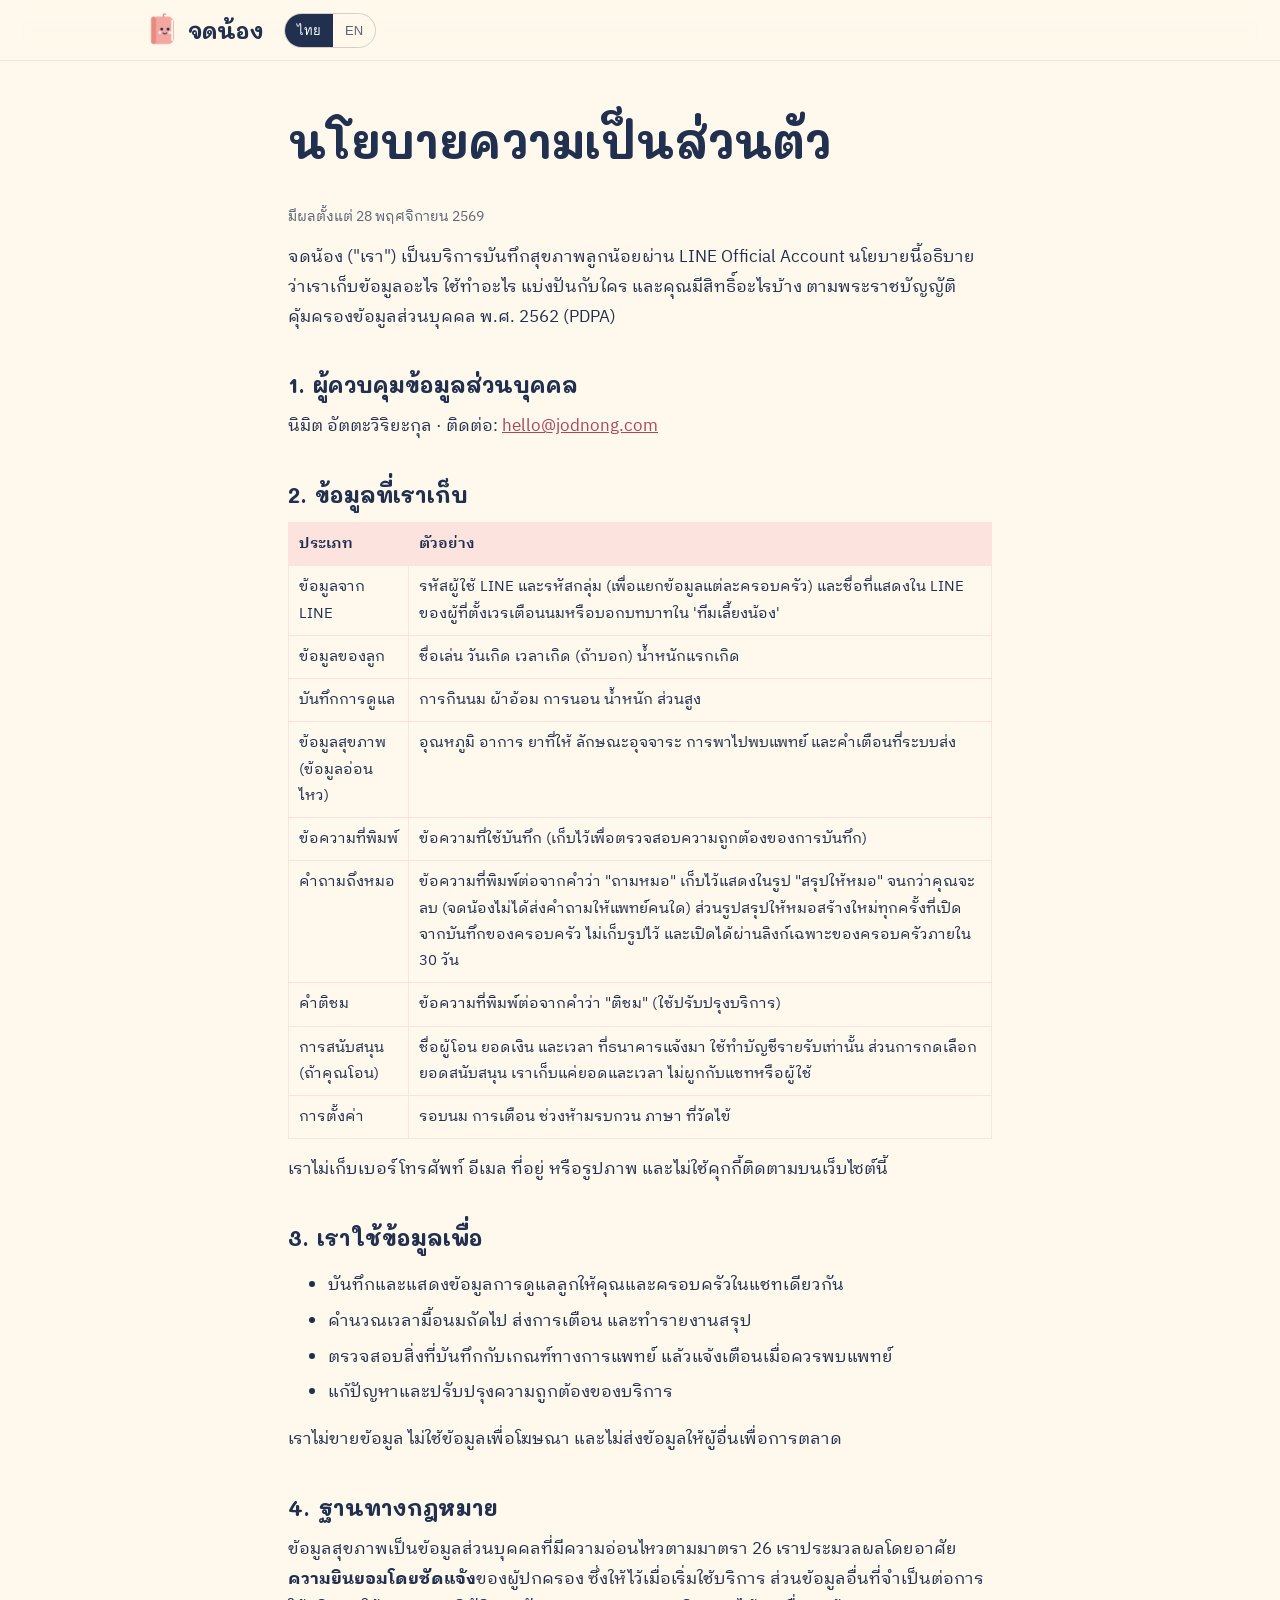
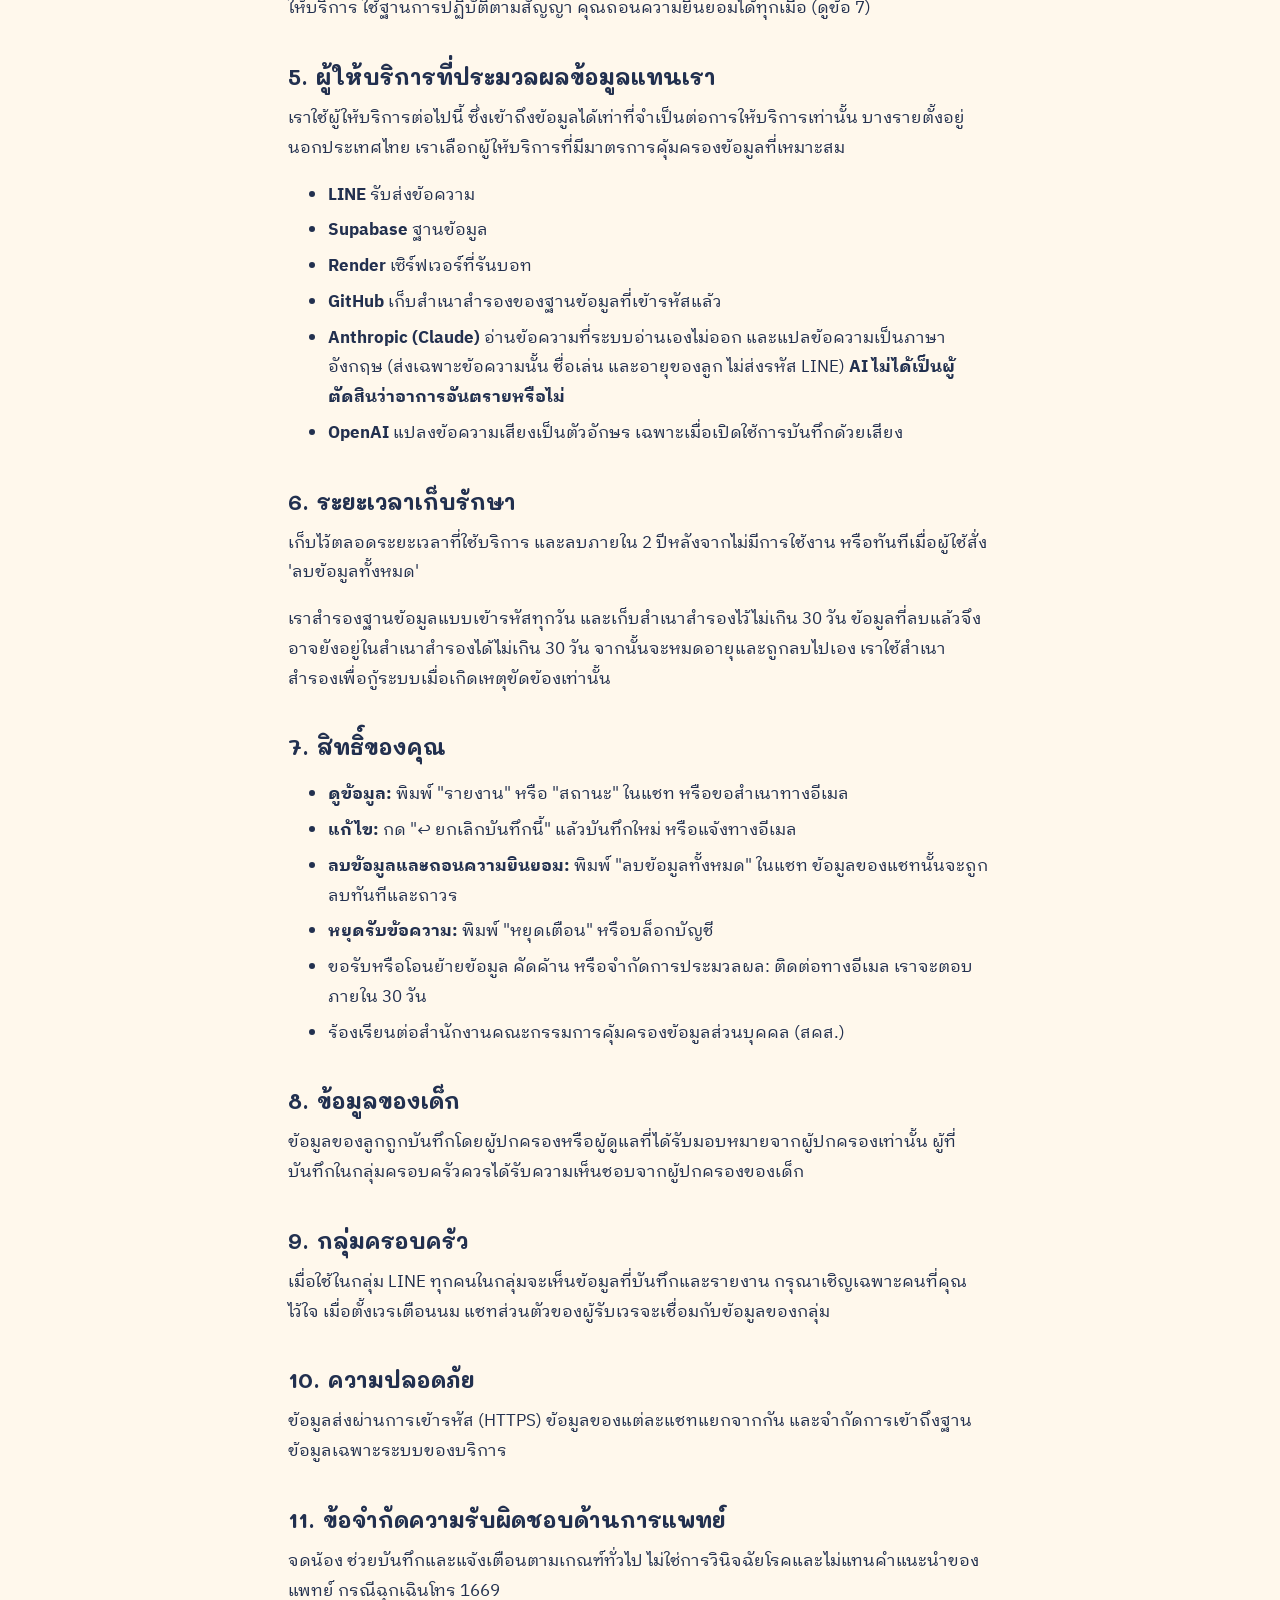
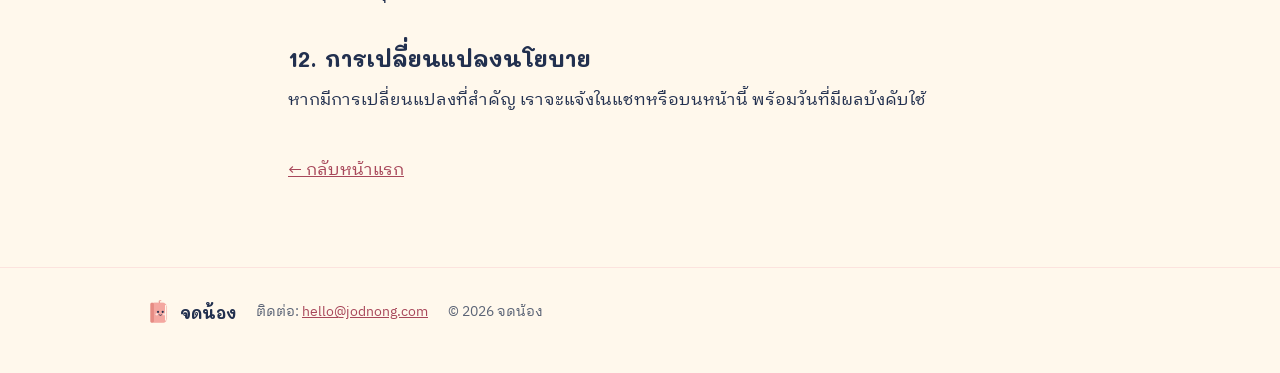
<file: privacy.html>
<!doctype html>
<html lang="th">
<head>
<meta charset="utf-8">
<meta name="viewport" content="width=device-width, initial-scale=1">
<title>นโยบายความเป็นส่วนตัว · จดน้อง</title>
<meta name="description" content="จดน้อง เก็บข้อมูลอะไร ใช้ทำอะไร และคุณมีสิทธิ์อะไรบ้างตาม พ.ร.บ.คุ้มครองข้อมูลส่วนบุคคล">
<meta name="theme-color" content="#fbf8f4">
<link rel="icon" href="assets/favicon.png">
<link rel="preconnect" href="https://fonts.googleapis.com">
<link rel="preconnect" href="https://fonts.gstatic.com" crossorigin>
<link href="https://fonts.googleapis.com/css2?family=IBM+Plex+Sans+Thai+Looped:wght@400;500;600&family=Mali:wght@600;700&display=swap" rel="stylesheet">
<link rel="stylesheet" href="style.css">
</head>
<body>
<header class="top">
  <div class="wrap">
    <a class="brand" href="index.html"><img src="assets/logo.png" alt="">จดน้อง</a>
    <div class="lang" role="group" aria-label="Language">
      <button type="button" data-set-lang="th" aria-pressed="true">ไทย</button>
      <button type="button" data-set-lang="en" aria-pressed="false">EN</button>
    </div>
  </div>
</header>

<main class="wrap doc">

<!-- ======================= THAI ======================= -->
<div class="th">
  <h1>นโยบายความเป็นส่วนตัว</h1>
  <p class="fine">มีผลตั้งแต่ <span data-fill="date"></span></p>
  <p>จดน้อง ("เรา") เป็นบริการบันทึกสุขภาพลูกน้อยผ่าน LINE Official Account นโยบายนี้อธิบายว่าเราเก็บข้อมูลอะไร
    ใช้ทำอะไร แบ่งปันกับใคร และคุณมีสิทธิ์อะไรบ้าง ตามพระราชบัญญัติคุ้มครองข้อมูลส่วนบุคคล พ.ศ. 2562 (PDPA)</p>

  <h2>1. ผู้ควบคุมข้อมูลส่วนบุคคล</h2>
  <p><span class="ph" data-fill="controller">[ชื่อผู้ควบคุมข้อมูล]</span> · ติดต่อ: <a data-mail href="#"><span data-fill="email"></span></a></p>

  <h2>2. ข้อมูลที่เราเก็บ</h2>
  <table>
    <tr><th>ประเภท</th><th>ตัวอย่าง</th></tr>
    <tr><td>ข้อมูลจาก LINE</td><td>รหัสผู้ใช้ LINE และรหัสกลุ่ม (เพื่อแยกข้อมูลแต่ละครอบครัว) และชื่อที่แสดงใน LINE ของผู้ที่ตั้งเวรเตือนนมหรือบอกบทบาทใน 'ทีมเลี้ยงน้อง'</td></tr>
    <tr><td>ข้อมูลของลูก</td><td>ชื่อเล่น วันเกิด เวลาเกิด (ถ้าบอก) น้ำหนักแรกเกิด</td></tr>
    <tr><td>บันทึกการดูแล</td><td>การกินนม ผ้าอ้อม การนอน น้ำหนัก ส่วนสูง</td></tr>
    <tr><td>ข้อมูลสุขภาพ (ข้อมูลอ่อนไหว)</td><td>อุณหภูมิ อาการ ยาที่ให้ ลักษณะอุจจาระ การพาไปพบแพทย์ และคำเตือนที่ระบบส่ง</td></tr>
    <tr><td>ข้อความที่พิมพ์</td><td>ข้อความที่ใช้บันทึก (เก็บไว้เพื่อตรวจสอบความถูกต้องของการบันทึก)</td></tr>
    <tr><td>คำถามถึงหมอ</td><td>ข้อความที่พิมพ์ต่อจากคำว่า "ถามหมอ" เก็บไว้แสดงในรูป "สรุปให้หมอ" จนกว่าคุณจะลบ
      (จดน้องไม่ได้ส่งคำถามให้แพทย์คนใด) ส่วนรูปสรุปให้หมอสร้างใหม่ทุกครั้งที่เปิดจากบันทึกของครอบครัว ไม่เก็บรูปไว้
      และเปิดได้ผ่านลิงก์เฉพาะของครอบครัวภายใน 30 วัน</td></tr>
    <tr><td>คำติชม</td><td>ข้อความที่พิมพ์ต่อจากคำว่า "ติชม" (ใช้ปรับปรุงบริการ)</td></tr>
    <tr><td>การสนับสนุน (ถ้าคุณโอน)</td><td>ชื่อผู้โอน ยอดเงิน และเวลา ที่ธนาคารแจ้งมา ใช้ทำบัญชีรายรับเท่านั้น
      ส่วนการกดเลือกยอดสนับสนุน เราเก็บแค่ยอดและเวลา ไม่ผูกกับแชทหรือผู้ใช้</td></tr>
    <tr><td>การตั้งค่า</td><td>รอบนม การเตือน ช่วงห้ามรบกวน ภาษา ที่วัดไข้</td></tr>
  </table>
  <p>เราไม่เก็บเบอร์โทรศัพท์ อีเมล ที่อยู่ หรือรูปภาพ และไม่ใช้คุกกี้ติดตามบนเว็บไซต์นี้</p>

  <h2>3. เราใช้ข้อมูลเพื่อ</h2>
  <ul>
    <li>บันทึกและแสดงข้อมูลการดูแลลูกให้คุณและครอบครัวในแชทเดียวกัน</li>
    <li>คำนวณเวลามื้อนมถัดไป ส่งการเตือน และทำรายงานสรุป</li>
    <li>ตรวจสอบสิ่งที่บันทึกกับเกณฑ์ทางการแพทย์ แล้วแจ้งเตือนเมื่อควรพบแพทย์</li>
    <li>แก้ปัญหาและปรับปรุงความถูกต้องของบริการ</li>
  </ul>
  <p>เราไม่ขายข้อมูล ไม่ใช้ข้อมูลเพื่อโฆษณา และไม่ส่งข้อมูลให้ผู้อื่นเพื่อการตลาด</p>

  <h2>4. ฐานทางกฎหมาย</h2>
  <p>ข้อมูลสุขภาพเป็นข้อมูลส่วนบุคคลที่มีความอ่อนไหวตามมาตรา 26 เราประมวลผลโดยอาศัย<b>ความยินยอมโดยชัดแจ้ง</b>ของผู้ปกครอง
    ซึ่งให้ไว้เมื่อเริ่มใช้บริการ ส่วนข้อมูลอื่นที่จำเป็นต่อการให้บริการ ใช้ฐานการปฏิบัติตามสัญญา คุณถอนความยินยอมได้ทุกเมื่อ (ดูข้อ 7)</p>

  <h2>5. ผู้ให้บริการที่ประมวลผลข้อมูลแทนเรา</h2>
  <p>เราใช้ผู้ให้บริการต่อไปนี้ ซึ่งเข้าถึงข้อมูลได้เท่าที่จำเป็นต่อการให้บริการเท่านั้น บางรายตั้งอยู่นอกประเทศไทย
    เราเลือกผู้ให้บริการที่มีมาตรการคุ้มครองข้อมูลที่เหมาะสม</p>
  <ul>
    <li><b>LINE</b> รับส่งข้อความ</li>
    <li><b>Supabase</b> ฐานข้อมูล</li>
    <li><b>Render</b> เซิร์ฟเวอร์ที่รันบอท</li>
    <li><b>GitHub</b> เก็บสำเนาสำรองของฐานข้อมูลที่เข้ารหัสแล้ว</li>
    <li><b>Anthropic (Claude)</b> อ่านข้อความที่ระบบอ่านเองไม่ออก และแปลข้อความเป็นภาษาอังกฤษ
      (ส่งเฉพาะข้อความนั้น ชื่อเล่น และอายุของลูก ไม่ส่งรหัส LINE) <b>AI ไม่ได้เป็นผู้ตัดสินว่าอาการอันตรายหรือไม่</b></li>
    <li><b>OpenAI</b> แปลงข้อความเสียงเป็นตัวอักษร เฉพาะเมื่อเปิดใช้การบันทึกด้วยเสียง</li>
  </ul>

  <h2>6. ระยะเวลาเก็บรักษา</h2>
  <p class="ph" data-fill="retention">[ระยะเวลาเก็บข้อมูล]</p>
  <p>เราสำรองฐานข้อมูลแบบเข้ารหัสทุกวัน และเก็บสำเนาสำรองไว้ไม่เกิน 30 วัน ข้อมูลที่ลบแล้วจึงอาจยังอยู่ในสำเนาสำรองได้ไม่เกิน 30 วัน
    จากนั้นจะหมดอายุและถูกลบไปเอง เราใช้สำเนาสำรองเพื่อกู้ระบบเมื่อเกิดเหตุขัดข้องเท่านั้น</p>

  <h2>7. สิทธิ์ของคุณ</h2>
  <ul>
    <li><b>ดูข้อมูล:</b> พิมพ์ "รายงาน" หรือ "สถานะ" ในแชท หรือขอสำเนาทางอีเมล</li>
    <li><b>แก้ไข:</b> กด "↩️ ยกเลิกบันทึกนี้" แล้วบันทึกใหม่ หรือแจ้งทางอีเมล</li>
    <li><b>ลบข้อมูลและถอนความยินยอม:</b> พิมพ์ "ลบข้อมูลทั้งหมด" ในแชท ข้อมูลของแชทนั้นจะถูกลบทันทีและถาวร</li>
    <li><b>หยุดรับข้อความ:</b> พิมพ์ "หยุดเตือน" หรือบล็อกบัญชี</li>
    <li>ขอรับหรือโอนย้ายข้อมูล คัดค้าน หรือจำกัดการประมวลผล: ติดต่อทางอีเมล เราจะตอบภายใน 30 วัน</li>
    <li>ร้องเรียนต่อสำนักงานคณะกรรมการคุ้มครองข้อมูลส่วนบุคคล (สคส.)</li>
  </ul>

  <h2>8. ข้อมูลของเด็ก</h2>
  <p>ข้อมูลของลูกถูกบันทึกโดยผู้ปกครองหรือผู้ดูแลที่ได้รับมอบหมายจากผู้ปกครองเท่านั้น
    ผู้ที่บันทึกในกลุ่มครอบครัวควรได้รับความเห็นชอบจากผู้ปกครองของเด็ก</p>

  <h2>9. กลุ่มครอบครัว</h2>
  <p>เมื่อใช้ในกลุ่ม LINE ทุกคนในกลุ่มจะเห็นข้อมูลที่บันทึกและรายงาน กรุณาเชิญเฉพาะคนที่คุณไว้ใจ
    เมื่อตั้งเวรเตือนนม แชทส่วนตัวของผู้รับเวรจะเชื่อมกับข้อมูลของกลุ่ม</p>

  <h2>10. ความปลอดภัย</h2>
  <p>ข้อมูลส่งผ่านการเข้ารหัส (HTTPS) ข้อมูลของแต่ละแชทแยกจากกัน และจำกัดการเข้าถึงฐานข้อมูลเฉพาะระบบของบริการ</p>

  <h2>11. ข้อจำกัดความรับผิดชอบด้านการแพทย์</h2>
  <p>จดน้อง ช่วยบันทึกและแจ้งเตือนตามเกณฑ์ทั่วไป ไม่ใช่การวินิจฉัยโรคและไม่แทนคำแนะนำของแพทย์ กรณีฉุกเฉินโทร 1669</p>

  <h2>12. การเปลี่ยนแปลงนโยบาย</h2>
  <p>หากมีการเปลี่ยนแปลงที่สำคัญ เราจะแจ้งในแชทหรือบนหน้านี้ พร้อมวันที่มีผลบังคับใช้</p>
</div>

<!-- ======================= ENGLISH ======================= -->
<div class="en">
  <h1>Privacy policy</h1>
  <p class="fine">Effective <span data-fill="date-en"></span></p>
  <p>JodNong ("we") is a baby health log that runs on a LINE Official Account. This policy explains what we collect,
    why, who we share it with and your rights under Thailand's Personal Data Protection Act B.E. 2562 (PDPA).
    If the Thai and English versions differ, the Thai version applies.</p>

  <h2>1. Data controller</h2>
  <p><span class="ph" data-fill="controller-en">[Data controller name]</span> · Contact: <a data-mail href="#"><span data-fill="email"></span></a></p>

  <h2>2. What we collect</h2>
  <table>
    <tr><th>Type</th><th>Examples</th></tr>
    <tr><td>From LINE</td><td>LINE user and group IDs (to keep families separate); LINE display name only for a parent on reminder duty or someone who sets a role in the care team</td></tr>
    <tr><td>About your baby</td><td>Nickname, date of birth, birth time (if given), birth weight</td></tr>
    <tr><td>Care logs</td><td>Feeds, diapers, sleep, weight, height</td></tr>
    <tr><td>Health data (sensitive)</td><td>Temperature, symptoms, medicine, stool details, doctor visits, warnings sent</td></tr>
    <tr><td>Messages you type</td><td>The text used to log something (kept to check logs are correct)</td></tr>
    <tr><td>Questions for the doctor</td><td>What you type after "ask doctor", kept to show on the "for the doctor"
      picture until you delete it (JodNong does not send questions to any doctor). The picture is drawn from the
      family's logs each time it is opened, is not stored, and opens only through the family's own link for 30 days</td></tr>
    <tr><td>Feedback</td><td>What you type after "feedback" (used to improve the service)</td></tr>
    <tr><td>Support (if you transfer)</td><td>The payer name, amount and time your bank sends us, used only for our income
      records. When you pick a support amount we store only the amount and time, not linked to any chat or user</td></tr>
    <tr><td>Settings</td><td>Interval, reminders, quiet hours, language, temperature site</td></tr>
  </table>
  <p>We do not collect phone numbers, email, addresses or photos, and this website uses no tracking cookies.</p>

  <h2>3. How we use it</h2>
  <ul>
    <li>To save and show your baby's care log to you and your family in the same chat</li>
    <li>To work out the next feed, send reminders and build reports</li>
    <li>To check what you log against medical rules and warn you when a doctor is needed</li>
    <li>To fix problems and improve accuracy</li>
  </ul>
  <p>We don't sell data, use it for advertising, or share it for marketing.</p>

  <h2>4. Legal basis</h2>
  <p>Health data is sensitive personal data (Section 26). We process it with the parent's <b>explicit consent</b>, given when
    starting to use the service. Other data needed to run the service is processed to perform our agreement with you.
    You can withdraw consent any time (see section 7).</p>

  <h2>5. Service providers</h2>
  <p>These providers process data for us only as needed to run the service. Some are outside Thailand; we choose
    providers with appropriate safeguards.</p>
  <ul>
    <li><b>LINE</b>: messaging</li>
    <li><b>Supabase</b>: database</li>
    <li><b>Render</b>: the server running the bot</li>
    <li><b>GitHub</b>: stores encrypted database backups</li>
    <li><b>Anthropic (Claude)</b>: reads messages the rules can't understand, and translates replies into English
      (only that text, the nickname and age are sent; no LINE IDs). <b>AI never decides whether something is dangerous.</b></li>
    <li><b>OpenAI</b>: turns voice notes into text, only if voice logging is switched on</li>
  </ul>

  <h2>6. How long we keep it</h2>
  <p class="ph" data-fill="retention-en">[Retention period]</p>
  <p>We back up the database every day, encrypted, and keep each backup for at most 30 days. Deleted data may stay in a
    backup for up to 30 days before it expires. Backups are used only to recover from an outage.</p>

  <h2>7. Your rights</h2>
  <ul>
    <li><b>See your data:</b> type "report" or "status" in the chat, or ask for a copy by email</li>
    <li><b>Correct it:</b> tap "↩️ Undo" and log again, or email us</li>
    <li><b>Delete it and withdraw consent:</b> type "delete all data" in the chat; that chat's data is deleted at once, for good</li>
    <li><b>Stop messages:</b> type "stop" or block the account</li>
    <li>Data portability, objection or restriction: email us; we reply within 30 days</li>
    <li>You may complain to Thailand's Personal Data Protection Committee (PDPC)</li>
  </ul>

  <h2>8. Children's data</h2>
  <p>A child's data is entered only by a parent or a caregiver the parent has allowed. Anyone logging in a family group
    should have the parent's agreement.</p>

  <h2>9. Family groups</h2>
  <p>In a LINE group, every member can see the logs and reports, so only invite people you trust. With reminder duty,
    the private chat of the parent on duty is linked to the group's data.</p>

  <h2>10. Security</h2>
  <p>Data is sent encrypted (HTTPS), each chat's data is kept separate, and database access is limited to the service itself.</p>

  <h2>11. Medical disclaimer</h2>
  <p>JodNong records and warns using general rules. It is not a diagnosis and does not replace a doctor. Emergency: call 1669.</p>

  <h2>12. Changes</h2>
  <p>We'll announce important changes in the chat or on this page, with the date they take effect.</p>
</div>

<p style="margin-top:40px"><a href="index.html">← <span class="th">กลับหน้าแรก</span><span class="en">Back to home</span></a></p>
</main>

<footer>
  <div class="wrap">
    <a class="brand" href="index.html"><img src="assets/logo.png" alt="">จดน้อง</a>
    <span><span class="th">ติดต่อ</span><span class="en">Contact</span>: <a data-mail href="#"><span data-fill="email"></span></a></span>
    <span>© 2026 จดน้อง</span>
  </div>
</footer>

<script src="config.js"></script>
<script src="main.js"></script>
</body>
</html>
</file>
<file: style.css>
:root {
  --bg: #FFF8EC;
  --surface: #ffffff;
  --sand: #FCE3DE;
  --stone: #d7cfc6;
  --ink: #22304F;
  --muted: #5B6476;
  --olive: #F4A7A0;
  --olive-dark: #A8475A;
  --line: #06c755;
  --line-dark: #05a548;
  --red: #c0392b;
  --yellow: #c98a12;
  --green: #3f8f5a;
  --radius: 18px;
  --shadow: 0 1px 2px rgba(61, 52, 43, .06), 0 8px 24px rgba(61, 52, 43, .06);
}

* { box-sizing: border-box; }
html { scroll-behavior: smooth; -webkit-text-size-adjust: 100%; }
body {
  margin: 0; background: var(--bg); color: var(--ink);
  font: 400 17px/1.75 "IBM Plex Sans Thai Looped", "IBM Plex Sans Thai", "Noto Sans Thai", system-ui, sans-serif;
}
img { max-width: 100%; height: auto; display: block; }
a { color: var(--olive-dark); }
h1, h2, h3 { font-family: "Mali", "IBM Plex Sans Thai Looped", sans-serif; font-weight: 700; line-height: 1.5; margin: 0 0 .5em; }
/* Thai stacks vowels above and below the line: 1.3 made ุ (สุข) touch ิ (พิมพ์) on the next line */
h1 { font-size: clamp(27px, 6.6vw, 46px); line-height: 1.75; letter-spacing: 0; }
.nowrap { white-space: nowrap; }
h2 { font-size: clamp(24px, 4.4vw, 32px); }
h3 { font-size: 19px; }
p { margin: 0 0 1em; }
.wrap { width: 100%; max-width: 1040px; margin: 0 auto; padding: 0 16px; }
@media (min-width: 720px) { .wrap { padding: 0 28px; } }

/* language: show only the chosen one */
html[lang="th"] .en, html[lang="en"] .th { display: none !important; }

/* ---------- header ---------- */
header.top {
  position: sticky; top: 0; z-index: 10; background: rgba(255, 248, 236, .92);
  backdrop-filter: saturate(1.4) blur(8px); border-bottom: 1px solid var(--sand);
}
header.top .wrap { display: flex; align-items: center; gap: 12px; height: 60px; }
.brand { display: flex; align-items: center; gap: 10px; text-decoration: none; color: var(--ink); font: 700 22px "Mali", sans-serif; }
.brand img { width: 30px; }
nav.links { margin-left: auto; display: none; gap: 20px; font-size: 15px; }
nav.links a { color: var(--muted); text-decoration: none; }
nav.links a:hover { color: var(--ink); }
@media (min-width: 860px) { nav.links { display: flex; } }
.lang { display: flex; margin-left: auto; border: 1px solid var(--stone); border-radius: 999px; overflow: hidden; }
@media (min-width: 860px) { .lang { margin-left: 8px; } }
.lang button {
  font: 500 13px "IBM Plex Sans Thai", sans-serif; border: 0; background: transparent; color: var(--muted);
  padding: 6px 12px; cursor: pointer;
}
.lang button[aria-pressed="true"] { background: var(--ink); color: #fff; }

/* ---------- buttons ---------- */
.btn {
  display: inline-flex; align-items: center; justify-content: center; gap: 10px; min-height: 52px;
  padding: 0 24px; border-radius: 999px; font: 500 17px "IBM Plex Sans Thai", sans-serif;
  text-decoration: none; border: 1.5px solid transparent; cursor: pointer; transition: background .15s;
}
.btn-line { background: var(--line); color: #fff; }
.btn-line:hover { background: var(--line-dark); }
.btn-ghost { border-color: var(--stone); color: var(--ink); background: var(--surface); }
.btn-ghost:hover { background: var(--sand); }
.btn svg { width: 22px; height: 22px; }

/* ---------- hero ---------- */
.hero { padding: 48px 0 56px; }
.hero .wrap { display: grid; gap: 40px; align-items: center; }
@media (min-width: 900px) { .hero .wrap { grid-template-columns: 1.05fr .95fr; } .hero { padding: 72px 0 80px; } }
.eyebrow { display: inline-block; font-size: 14px; color: var(--olive-dark); background: var(--sand); padding: 4px 12px; border-radius: 999px; margin-bottom: 16px; }
.lead { font-size: 19px; color: var(--muted); max-width: 34em; }
.cta { display: flex; flex-wrap: wrap; gap: 12px; margin: 24px 0 18px; }
.cta .btn { flex: 1 1 220px; }
@media (min-width: 560px) { .cta .btn { flex: 0 0 auto; } }
.qrbox { display: none; align-items: center; gap: 16px; margin-top: 8px; color: var(--muted); font-size: 15px; }
.qrbox #qr { padding: 8px; background: #fff; border-radius: 12px; border: 1px solid var(--sand); }
@media (min-width: 900px) and (hover: hover) { .qrbox { display: flex; } }
.fine { font-size: 14px; color: var(--muted); }

/* ---------- chat mock ---------- */
.phone {
  background: #8ea6c1; border-radius: 28px; padding: 18px 14px; box-shadow: var(--shadow);
  max-width: 400px; width: 100%; margin: 0 auto; font-size: 15px; line-height: 1.55;
}
.phone .bar { color: #fff; font-weight: 500; text-align: center; margin: -2px 0 12px; font-size: 14px; opacity: .95; }
.msg { display: flex; margin: 8px 0; }
.msg.me { justify-content: flex-end; }
.bubble { max-width: 82%; padding: 9px 13px; border-radius: 18px; }
.bubble > span { white-space: pre-line; }
.me .bubble { background: #a6e07c; border-top-right-radius: 6px; }
.bot .bubble { background: #fff; border-top-left-radius: 6px; }
.chips { display: flex; flex-wrap: wrap; gap: 6px; margin: 6px 0 2px; }
.chips > span { background: #fff; border: 1px solid #cfd9e4; border-radius: 999px; padding: 3px 10px; font-size: 13px; color: #3c5a7a; }

/* ---------- sections ---------- */
section { padding: 56px 0; }
section.alt { background: var(--surface); border-top: 1px solid var(--sand); border-bottom: 1px solid var(--sand); }
.sec-head { max-width: 42em; margin-bottom: 28px; }
.sec-head p { color: var(--muted); }
.grid { display: grid; gap: 16px; }
@media (min-width: 640px) { .grid.two { grid-template-columns: 1fr 1fr; } .grid.three { grid-template-columns: 1fr 1fr; } }
@media (min-width: 960px) { .grid.three { grid-template-columns: repeat(3, 1fr); } }
.card { background: var(--surface); border: 1px solid var(--sand); border-radius: var(--radius); padding: 22px; }
section.alt .card { background: var(--bg); }
.card .ico { font-size: 28px; line-height: 1; margin-bottom: 10px; }
.card p:last-child { margin-bottom: 0; }
.card h3 { margin-bottom: 6px; }

/* steps */
ol.steps { list-style: none; padding: 0; margin: 0; counter-reset: s; display: grid; gap: 16px; }
@media (min-width: 860px) { ol.steps.row { grid-template-columns: repeat(3, 1fr); } }
ol.steps > li { counter-increment: s; position: relative; padding: 22px 22px 22px 74px; background: var(--surface); border: 1px solid var(--sand); border-radius: var(--radius); }
section.alt ol.steps > li { background: var(--bg); }
ol.steps > li::before {
  content: counter(s); position: absolute; left: 22px; top: 20px; width: 36px; height: 36px; border-radius: 50%;
  background: var(--ink); color: #FFF8EC; font: 700 18px/36px "Mali", sans-serif; text-align: center;
}
ol.steps h3 { margin-bottom: 4px; }
ol.steps p:last-child { margin-bottom: 0; }

/* examples */
code.cmd {
  display: inline-block; font: 500 15px "IBM Plex Sans Thai", sans-serif; background: #f3efe8; color: var(--ink);
  border: 1px solid var(--stone); border-radius: 10px; padding: 1px 9px; margin: 2px 2px; cursor: pointer;
  white-space: nowrap;
}
code.cmd:hover, code.cmd:focus { background: #e9e2d7; outline: none; }
table.ex { width: 100%; border-collapse: collapse; font-size: 16px; }
table.ex td { padding: 10px 0; border-top: 1px solid var(--sand); vertical-align: top; }
table.ex td:first-child { width: 46%; padding-right: 12px; }
table.ex tr:first-child td { border-top: 0; }
@media (max-width: 520px) {
  table.ex, table.ex tbody, table.ex tr, table.ex td { display: block; width: 100% !important; }
  table.ex td:first-child { padding-bottom: 0; }
  table.ex td + td { border-top: 0; padding-top: 2px; color: var(--muted); }
}
.tip { background: #FFFFFF; border-left: 4px solid var(--olive); padding: 12px 16px; border-radius: 10px; font-size: 16px; margin: 16px 0 0; }

/* menu */
.menu-wrap { display: grid; gap: 24px; align-items: center; }
@media (min-width: 860px) { .menu-wrap { grid-template-columns: 1fr 1fr; } }
.menu-wrap img { border-radius: var(--radius); border: 1px solid var(--sand); }
dl.menu { margin: 0; display: grid; grid-template-columns: auto 1fr; gap: 8px 14px; }
dl.menu dt { font-weight: 600; white-space: nowrap; }
dl.menu dd { margin: 0; color: var(--muted); }

/* safety */
.levels { display: grid; gap: 12px; }
@media (min-width: 760px) { .levels { grid-template-columns: repeat(3, 1fr); } }
.level { border-radius: var(--radius); padding: 18px 20px; border: 1px solid var(--sand); background: var(--surface); }
.level b { display: block; font: 700 18px "Mali", sans-serif; margin-bottom: 4px; }
.level.g b { color: var(--green); } .level.y b { color: var(--yellow); } .level.r b { color: var(--red); }
.emergency {
  margin-top: 20px; display: flex; flex-wrap: wrap; align-items: center; gap: 16px; justify-content: space-between;
  background: #fbeceb; border: 1px solid #f0c9c4; border-radius: var(--radius); padding: 18px 22px;
}
.emergency p { margin: 0; }
.btn-red { background: var(--red); color: #fff; }

/* faq */
details { background: var(--surface); border: 1px solid var(--sand); border-radius: 14px; padding: 0 20px; margin-bottom: 10px; }
section.alt details { background: var(--bg); }
summary { cursor: pointer; padding: 16px 0; font-weight: 600; list-style: none; position: relative; padding-right: 28px; }
summary::-webkit-details-marker { display: none; }
summary::after { content: "+"; position: absolute; right: 0; top: 12px; font-size: 22px; color: var(--muted); }
details[open] summary::after { content: "–"; }
details > div { padding-bottom: 16px; color: var(--muted); }

/* final cta + footer */
.final { text-align: center; }
.final .cta { justify-content: center; }
footer { padding: 32px 0 48px; color: var(--muted); font-size: 14px; border-top: 1px solid var(--sand); }
footer .wrap { display: flex; flex-wrap: wrap; gap: 8px 20px; align-items: center; }
footer .brand { font-size: 16px; }
footer .brand img { width: 22px; }

/* toast */
#toast {
  position: fixed; left: 50%; bottom: 24px; transform: translate(-50%, 20px); opacity: 0; pointer-events: none;
  background: var(--ink); color: #fff; padding: 10px 18px; border-radius: 999px; font-size: 15px; transition: .2s;
  max-width: calc(100% - 32px); text-align: center;
}
#toast.show { opacity: 1; transform: translate(-50%, 0); }

/* privacy page */
.doc { max-width: 760px; padding-top: 40px; padding-bottom: 64px; }
.doc h2 { font-size: 22px; margin-top: 36px; }
.doc li { margin-bottom: 6px; }
.doc table { width: 100%; border-collapse: collapse; font-size: 15px; margin: 8px 0 16px; }
.doc th, .doc td { text-align: left; border: 1px solid var(--sand); padding: 8px 10px; vertical-align: top; }
.doc th { background: var(--sand); font-weight: 600; }
.ph { background: #fff3c4; border-radius: 4px; padding: 0 3px; }

/* ชุด 11h · two ways to start (group recommended) + emoji grid */
.ways { display: grid; gap: 16px; }
@media (min-width: 760px) { .ways { grid-template-columns: 1.15fr 1fr; align-items: start; } }
.way { position: relative; background: var(--surface); border: 1px solid var(--sand); border-radius: var(--radius); padding: 24px 22px 22px; }
.way.rec { border: 2px solid #8CC7A1; box-shadow: 0 8px 24px rgba(34,48,79,.08); }
.way .badge { position: absolute; top: -12px; left: 20px; background: #8CC7A1; color: #123322; font-weight: 600; font-size: 13px; border-radius: 999px; padding: 2px 12px; }
.way h3 { margin-bottom: 6px; }
ol.mini { margin: 12px 0 14px; padding: 0; list-style: none; counter-reset: m; display: grid; gap: 10px; }
ol.mini li { counter-increment: m; position: relative; padding-left: 36px; line-height: 1.6; }
ol.mini li::before { content: counter(m); position: absolute; left: 0; top: 1px; width: 26px; height: 26px; border-radius: 50%; background: var(--pink, #F4A7A0); color: #22304F; font-weight: 700; font-size: 14px; display: grid; place-items: center; }
.way .btn { margin-top: 6px; }
.emo { display: grid; grid-template-columns: repeat(3, minmax(0, 1fr)); gap: 8px; margin: 10px 0 12px; }
.emo span { background: var(--bg); border: 1px solid var(--sand); border-radius: 12px; text-align: center; font-size: 26px; padding: 8px 4px 6px; line-height: 1.2; }
.emo i { display: block; font-style: normal; font-size: 13px; color: var(--ink-soft, #5B6476); margin-top: 2px; }

/* ---------- ☕ support (batch 12c) ---------- */
.support { display: grid; grid-template-columns: 1fr auto; gap: 32px; align-items: center; }
.support .amounts { display: flex; gap: 10px; margin: 18px 0 12px; flex-wrap: wrap; }
.support .amounts button {
  font: 600 16px "IBM Plex Sans Thai Looped", sans-serif; padding: 10px 18px; border-radius: 999px; cursor: pointer;
  border: 1px solid var(--stone); background: var(--surface); color: var(--ink);
}
.support .amounts button[aria-pressed="true"] { background: var(--ink); border-color: var(--ink); color: #fff; }
.support .small { font-size: 14px; color: var(--muted); }
.ppqr { margin: 0; padding: 16px; background: #fff; border-radius: var(--radius); box-shadow: var(--shadow); text-align: center; }
.ppqr img { display: block; width: 220px; height: 220px; }
.ppqr figcaption { margin-top: 8px; color: var(--muted); font-size: 14px; }
@media (max-width: 720px) { .support { grid-template-columns: 1fr; } .ppqr { justify-self: center; } }
[hidden] { display: none !important; }
</file>
